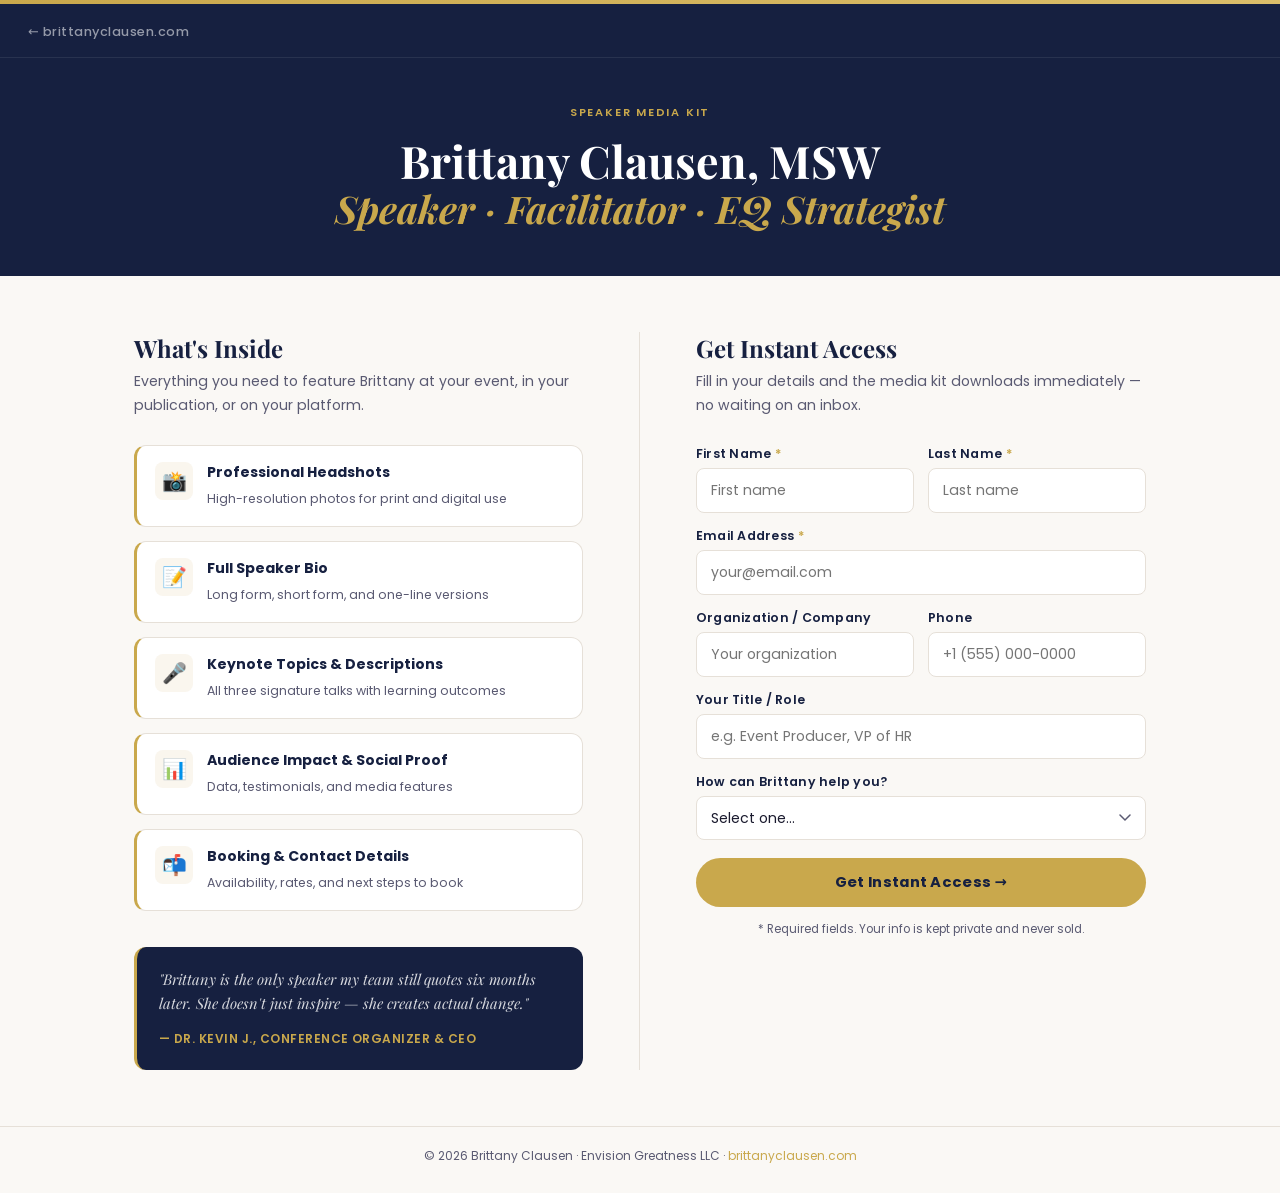
<file: media-kit.html>
<!DOCTYPE html>
<html lang="en">
<head>
  <meta charset="UTF-8" />
  <meta name="viewport" content="width=device-width, initial-scale=1.0" />
  <title>Media Kit — Brittany Clausen, MSW</title>
  <meta name="description" content="Download Brittany Clausen's official speaker media kit — bio, headshots, topics, and booking information." />
  <link rel="preconnect" href="https://fonts.googleapis.com" />
  <link rel="preconnect" href="https://fonts.gstatic.com" crossorigin />
  <link href="https://fonts.googleapis.com/css2?family=Playfair+Display:ital,wght@0,400;0,600;0,700;1,400&family=Poppins:ital,wght@0,300;0,400;0,500;0,600;0,700;1,400&display=swap" rel="stylesheet" />
  <link rel="icon" type="image/svg+xml" href="favicon.svg" />
  <style>
    *, *::before, *::after { box-sizing: border-box; margin: 0; padding: 0; }

    :root {
      --navy:      #162040;
      --navy-mid:  #1e2f54;
      --gold:      #C9A84C;
      --gold-lt:   #DBBE6A;
      --text:      #1A1A2E;
      --text-muted:#5A5A72;
      --border:    #E6E0D8;
      --cream:     #FAF8F5;
      --white:     #FFFFFF;
      --font-serif:'Playfair Display', Georgia, serif;
      --font-sans: 'Poppins', system-ui, sans-serif;
      --radius:    16px;
      --transition:all .25s cubic-bezier(.4,0,.2,1);
    }

    html { scroll-behavior: smooth; }
    body {
      font-family: var(--font-sans);
      color: var(--text);
      background: var(--cream);
      min-height: 100vh;
      display: flex;
      flex-direction: column;
      -webkit-font-smoothing: antialiased;
    }

    /* ── GOLD TOP BAR ── */
    .accent-bar { height: 4px; background: linear-gradient(90deg, var(--gold) 0%, var(--gold-lt) 100%); }

    /* ── HEADER ── */
    header {
      background: var(--navy);
      padding: 0;
    }
    .header-topbar {
      padding: 14px 28px;
      border-bottom: 1px solid rgba(255,255,255,.08);
    }
    .header-back {
      color: rgba(255,255,255,.55);
      font-size: .8rem;
      font-family: var(--font-sans);
      font-weight: 500;
      letter-spacing: .04em;
      text-decoration: none;
      display: inline-flex;
      align-items: center;
      gap: 6px;
      transition: var(--transition);
    }
    .header-back:hover { color: var(--gold); }
    .header-inner {
      max-width: 720px;
      margin: 0 auto;
      padding: 40px 24px 36px;
      text-align: center;
    }
    .header-eyebrow {
      display: inline-block;
      font-size: .7rem;
      font-weight: 600;
      letter-spacing: .16em;
      text-transform: uppercase;
      color: var(--gold);
      margin-bottom: 14px;
    }
    header h1 {
      font-family: var(--font-serif);
      font-size: clamp(1.8rem, 4vw, 2.8rem);
      color: var(--white);
      line-height: 1.15;
      margin-bottom: 10px;
    }
    header h1 em { font-style: italic; color: var(--gold); display: block; font-size: .85em; }
    header p {
      font-size: .92rem;
      color: rgba(255,255,255,.62);
      max-width: 480px;
      margin: 0 auto;
      line-height: 1.7;
    }

    /* ── MAIN LAYOUT ── */
    main {
      flex: 1;
      display: grid;
      grid-template-columns: 1fr 1fr;
      gap: 0;
      max-width: 1060px;
      margin: 0 auto;
      width: 100%;
      padding: 56px 24px;
    }

    /* ── LEFT PANEL — what's inside ── */
    .kit-preview {
      padding-right: 56px;
      border-right: 1px solid var(--border);
    }
    .kit-preview h2 {
      font-family: var(--font-serif);
      font-size: 1.5rem;
      color: var(--navy);
      margin-bottom: 6px;
    }
    .kit-preview > p {
      font-size: .88rem;
      color: var(--text-muted);
      margin-bottom: 28px;
      line-height: 1.65;
    }

    .kit-items { display: flex; flex-direction: column; gap: 14px; margin-bottom: 36px; }
    .kit-item {
      display: flex;
      align-items: flex-start;
      gap: 14px;
      padding: 16px 18px;
      background: var(--white);
      border-radius: 12px;
      border: 1px solid var(--border);
      border-left: 3px solid var(--gold);
    }
    .kit-item-icon {
      font-size: 1.25rem;
      width: 38px; height: 38px;
      background: #faf6ee;
      border-radius: 8px;
      display: flex; align-items: center; justify-content: center;
      flex-shrink: 0;
    }
    .kit-item strong { display: block; font-size: .88rem; color: var(--navy); margin-bottom: 2px; }
    .kit-item span { font-size: .78rem; color: var(--text-muted); }

    .kit-quote {
      padding: 20px 22px;
      background: var(--navy);
      border-radius: 12px;
      border-left: 3px solid var(--gold);
    }
    .kit-quote p {
      font-family: var(--font-serif);
      font-style: italic;
      font-size: .92rem;
      color: rgba(255,255,255,.82);
      line-height: 1.65;
      margin-bottom: 10px;
    }
    .kit-quote cite {
      font-size: .75rem;
      font-style: normal;
      font-weight: 600;
      color: var(--gold);
      letter-spacing: .04em;
      text-transform: uppercase;
    }

    /* ── RIGHT PANEL — form ── */
    .kit-form-wrap { padding-left: 56px; }
    .kit-form-wrap h2 {
      font-family: var(--font-serif);
      font-size: 1.5rem;
      color: var(--navy);
      margin-bottom: 6px;
    }
    .kit-form-wrap > p {
      font-size: .88rem;
      color: var(--text-muted);
      margin-bottom: 28px;
      line-height: 1.65;
    }

    /* Form */
    .mk-form { display: flex; flex-direction: column; gap: 14px; }
    .form-row-two { display: grid; grid-template-columns: 1fr 1fr; gap: 14px; }
    .form-group { display: flex; flex-direction: column; gap: 5px; }

    label {
      font-size: .78rem;
      font-weight: 600;
      color: var(--navy);
      letter-spacing: .02em;
    }
    .req { color: var(--gold); }

    input[type="text"], input[type="email"], input[type="tel"], select {
      width: 100%;
      padding: 11px 14px;
      font-size: .88rem;
      font-family: var(--font-sans);
      color: var(--text);
      background: var(--white);
      border: 1.5px solid var(--border);
      border-radius: 8px;
      transition: var(--transition);
      outline: none;
    }
    input:focus, select:focus {
      border-color: var(--gold);
      box-shadow: 0 0 0 3px rgba(201,168,76,.15);
    }
    input.input-error { border-color: #df2f4a; }
    .field-error {
      font-size: .73rem;
      color: #df2f4a;
      font-weight: 500;
      display: none;
    }
    select { appearance: none; background-image: url("data:image/svg+xml,%3Csvg xmlns='http://www.w3.org/2000/svg' width='12' height='8' viewBox='0 0 12 8'%3E%3Cpath d='M1 1l5 5 5-5' stroke='%235A5A72' stroke-width='1.5' fill='none' stroke-linecap='round'/%3E%3C/svg%3E"); background-repeat: no-repeat; background-position: right 14px center; padding-right: 36px; }

    .btn-submit {
      width: 100%;
      padding: 14px 28px;
      background: var(--gold);
      color: var(--navy);
      font-family: var(--font-sans);
      font-size: .92rem;
      font-weight: 700;
      border: none;
      border-radius: 50px;
      cursor: pointer;
      transition: var(--transition);
      letter-spacing: .02em;
      margin-top: 4px;
    }
    .btn-submit:hover {
      background: var(--gold-lt);
      transform: translateY(-2px);
      box-shadow: 0 8px 24px rgba(201,168,76,.35);
    }
    .btn-submit:disabled { opacity: .6; cursor: not-allowed; transform: none; }

    .form-note {
      font-size: .72rem;
      color: var(--text-muted);
      text-align: center;
      line-height: 1.5;
    }

    /* Success state */
    .mk-success { display: none; text-align: center; padding: 20px 0; }
    .mk-success-icon {
      width: 56px; height: 56px;
      background: #e8f7ef;
      border-radius: 50%;
      display: flex; align-items: center; justify-content: center;
      margin: 0 auto 16px;
      font-size: 1.4rem;
      color: #00875a;
    }
    .mk-success h3 {
      font-family: var(--font-serif);
      font-size: 1.3rem;
      color: var(--navy);
      margin-bottom: 8px;
    }
    .mk-success p { font-size: .88rem; color: var(--text-muted); line-height: 1.65; }
    .mk-success .redirect-note {
      display: inline-block;
      margin-top: 16px;
      font-size: .8rem;
      color: var(--gold);
      font-weight: 600;
    }

    /* ── FOOTER ── */
    footer {
      text-align: center;
      padding: 20px 24px 28px;
      font-size: .75rem;
      color: var(--text-muted);
      border-top: 1px solid var(--border);
    }
    footer a { color: var(--gold); text-decoration: none; }
    footer a:hover { text-decoration: underline; }

    /* ── RESPONSIVE ── */
    @media (max-width: 768px) {
      main { grid-template-columns: 1fr; padding: 36px 20px; gap: 40px; }
      .kit-preview { padding-right: 0; border-right: none; border-bottom: 1px solid var(--border); padding-bottom: 40px; }
      .kit-form-wrap { padding-left: 0; }
      .form-row-two { grid-template-columns: 1fr; }
      .header-topbar { padding: 12px 20px; }
    }
  </style>
</head>
<body>

<div class="accent-bar"></div>

<header>
  <div class="header-topbar">
    <a href="/" class="header-back">← brittanyclausen.com</a>
  </div>
  <div class="header-inner">
    <span class="header-eyebrow">Speaker Media Kit</span>
    <h1>Brittany Clausen, MSW<br /><em>Speaker · Facilitator · EQ Strategist</em></h1>
  </div>
</header>

<main>
  <!-- LEFT: What's inside -->
  <div class="kit-preview">
    <h2>What's Inside</h2>
    <p>Everything you need to feature Brittany at your event, in your publication, or on your platform.</p>

    <div class="kit-items">
      <div class="kit-item">
        <div class="kit-item-icon">📸</div>
        <div>
          <strong>Professional Headshots</strong>
          <span>High-resolution photos for print and digital use</span>
        </div>
      </div>
      <div class="kit-item">
        <div class="kit-item-icon">📝</div>
        <div>
          <strong>Full Speaker Bio</strong>
          <span>Long form, short form, and one-line versions</span>
        </div>
      </div>
      <div class="kit-item">
        <div class="kit-item-icon">🎤</div>
        <div>
          <strong>Keynote Topics & Descriptions</strong>
          <span>All three signature talks with learning outcomes</span>
        </div>
      </div>
      <div class="kit-item">
        <div class="kit-item-icon">📊</div>
        <div>
          <strong>Audience Impact & Social Proof</strong>
          <span>Data, testimonials, and media features</span>
        </div>
      </div>
      <div class="kit-item">
        <div class="kit-item-icon">📬</div>
        <div>
          <strong>Booking & Contact Details</strong>
          <span>Availability, rates, and next steps to book</span>
        </div>
      </div>
    </div>

    <div class="kit-quote">
      <p>"Brittany is the only speaker my team still quotes six months later. She doesn't just inspire — she creates actual change."</p>
      <cite>— Dr. Kevin J., Conference Organizer &amp; CEO</cite>
    </div>
  </div>

  <!-- RIGHT: Form -->
  <div class="kit-form-wrap">
    <h2>Get Instant Access</h2>
    <p>Fill in your details and the media kit downloads immediately — no waiting on an inbox.</p>

    <form class="mk-form" id="mediaKitForm" novalidate>
      <div class="form-row-two">
        <div class="form-group">
          <label for="mk-first">First Name <span class="req">*</span></label>
          <input type="text" id="mk-first" name="firstName" placeholder="First name" required autocomplete="given-name" />
          <span class="field-error" id="err-mk-first">Required.</span>
        </div>
        <div class="form-group">
          <label for="mk-last">Last Name <span class="req">*</span></label>
          <input type="text" id="mk-last" name="lastName" placeholder="Last name" required autocomplete="family-name" />
          <span class="field-error" id="err-mk-last">Required.</span>
        </div>
      </div>
      <div class="form-group">
        <label for="mk-email">Email Address <span class="req">*</span></label>
        <input type="email" id="mk-email" name="email" placeholder="your@email.com" required autocomplete="email" />
        <span class="field-error" id="err-mk-email">Please enter a valid email.</span>
      </div>
      <div class="form-row-two">
        <div class="form-group">
          <label for="mk-company">Organization / Company</label>
          <input type="text" id="mk-company" name="company" placeholder="Your organization" autocomplete="organization" />
        </div>
        <div class="form-group">
          <label for="mk-phone">Phone</label>
          <input type="tel" id="mk-phone" name="phone" placeholder="+1 (555) 000-0000" autocomplete="tel" />
        </div>
      </div>
      <div class="form-group">
        <label for="mk-title">Your Title / Role</label>
        <input type="text" id="mk-title" name="title" placeholder="e.g. Event Producer, VP of HR" autocomplete="organization-title" />
      </div>
      <div class="form-group">
        <label for="mk-interest">How can Brittany help you?</label>
        <select id="mk-interest" name="interest">
          <option value="">Select one…</option>
          <option value="keynote">Keynote / Conference Speaking</option>
          <option value="corporate-training">Corporate Training or Workshop</option>
          <option value="media">Podcast, Media, or Press Feature</option>
          <option value="partnership">Brand Partnership</option>
          <option value="general">General Inquiry</option>
        </select>
      </div>

      <button type="submit" class="btn-submit" id="mkSubmitBtn">
        Get Instant Access →
      </button>
      <p class="form-note">* Required fields. Your info is kept private and never sold.</p>
    </form>

    <div class="mk-success" id="mkSuccess">
      <div class="mk-success-icon">✓</div>
      <h3>You're all set!</h3>
      <p>Your media kit is downloading now. If it doesn't start automatically, <a href="https://www.dropbox.com/scl/fo/a6p5wak2w1e5ig6313osr/AGyl4cpInOmbXvfh68kyI9Y?rlkey=t03nkw2fly3rz14ly6j1qkv1v&st=gundahpi&dl=0" target="_blank" rel="noopener" id="manualLink">click here</a>.</p>
      <span class="redirect-note" id="redirectCountdown">Redirecting in 3…</span>
    </div>
  </div>
</main>

<footer>
  <p>© 2026 Brittany Clausen · Envision Greatness LLC · <a href="/">brittanyclausen.com</a></p>
</footer>

<script>
  const DROPBOX_URL = 'https://www.dropbox.com/scl/fo/a6p5wak2w1e5ig6313osr/AGyl4cpInOmbXvfh68kyI9Y?rlkey=t03nkw2fly3rz14ly6j1qkv1v&st=gundahpi&dl=0';
  const WORKER_URL  = 'https://monday-contact.brittany-60b.workers.dev';

  function triggerDownloadAndRedirect() {
    // Open Dropbox link
    window.open(DROPBOX_URL, '_blank');

    // Countdown then redirect
    let count = 3;
    const el = document.getElementById('redirectCountdown');
    const interval = setInterval(() => {
      count--;
      if (count > 0) {
        el.textContent = `Redirecting in ${count}…`;
      } else {
        clearInterval(interval);
        window.location.href = DROPBOX_URL;
      }
    }, 1000);
  }

  document.getElementById('mediaKitForm').addEventListener('submit', async function(e) {
    e.preventDefault();

    const firstInput    = document.getElementById('mk-first');
    const lastInput     = document.getElementById('mk-last');
    const emailInput    = document.getElementById('mk-email');
    const companyInput  = document.getElementById('mk-company');
    const phoneInput    = document.getElementById('mk-phone');
    const titleInput    = document.getElementById('mk-title');
    const interestInput = document.getElementById('mk-interest');
    const btn           = document.getElementById('mkSubmitBtn');

    const firstName = firstInput.value.trim();
    const lastName  = lastInput.value.trim();
    const email     = emailInput.value.trim();
    const company   = companyInput.value.trim();
    const phone     = phoneInput.value.trim();
    const title     = titleInput.value.trim();
    const interest  = interestInput.value;

    // Validation
    let valid = true;
    const setErr = (input, errId, show) => {
      input.classList.toggle('input-error', show);
      document.getElementById(errId).style.display = show ? 'block' : 'none';
      if (show) valid = false;
    };

    setErr(firstInput, 'err-mk-first', !firstName);
    setErr(lastInput,  'err-mk-last',  !lastName);
    setErr(emailInput, 'err-mk-email', !email || !/^[^\s@]+@[^\s@]+\.[^\s@]+$/.test(email));

    if (!valid) return;

    btn.textContent = 'One moment…';
    btn.disabled = true;

    try {
      await fetch(WORKER_URL, {
        method: 'POST',
        headers: { 'Content-Type': 'application/json' },
        body: JSON.stringify({ firstName, lastName, email, company, phone, title, interest }),
      });
    } catch (_) {
      // Worker error doesn't block download — contact info is best-effort
    }

    // Always show success + deliver the kit
    this.style.display = 'none';
    document.getElementById('mkSuccess').style.display = 'block';
    triggerDownloadAndRedirect();
  });

  // Clear errors on input
  document.querySelectorAll('input').forEach(el => {
    el.addEventListener('input', () => {
      el.classList.remove('input-error');
      const errEl = document.getElementById('err-' + el.id.replace('mk-', 'mk-'));
      if (errEl) errEl.style.display = 'none';
    });
  });
</script>

</body>
</html>
</file>
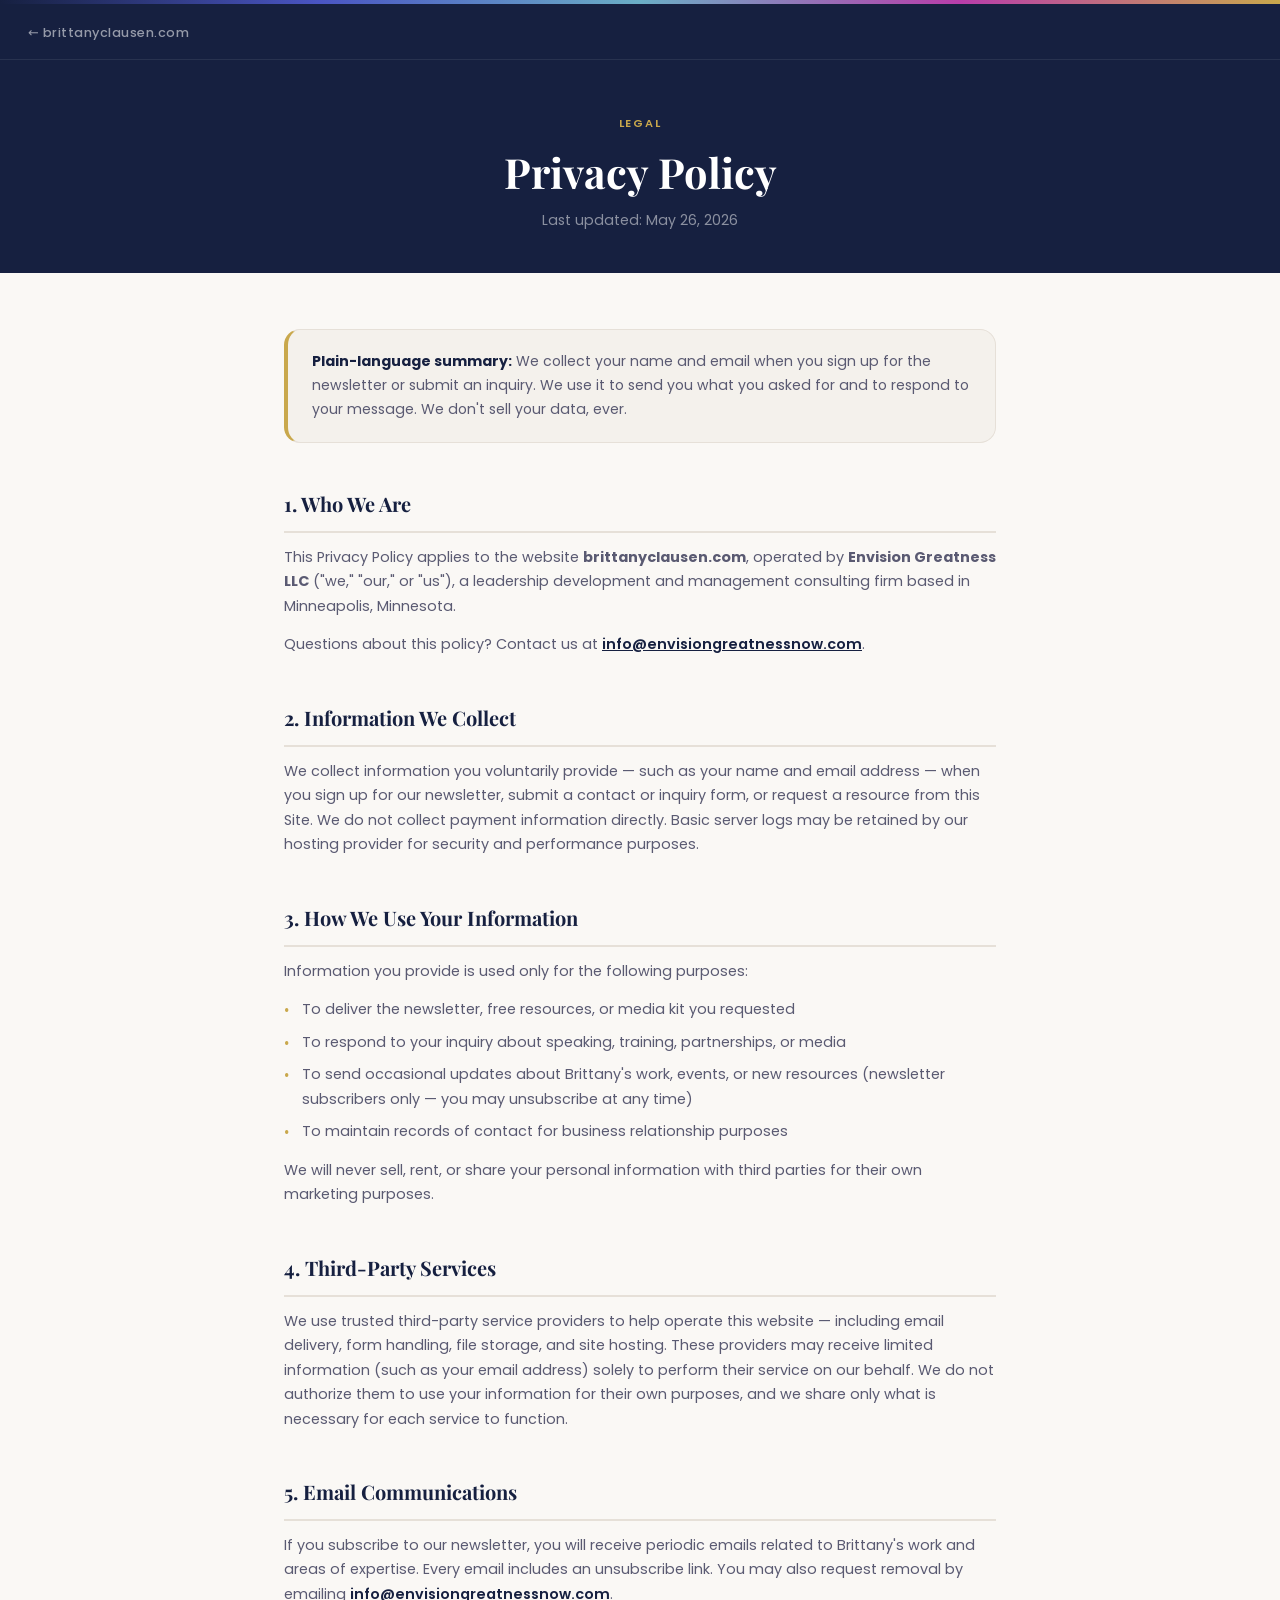
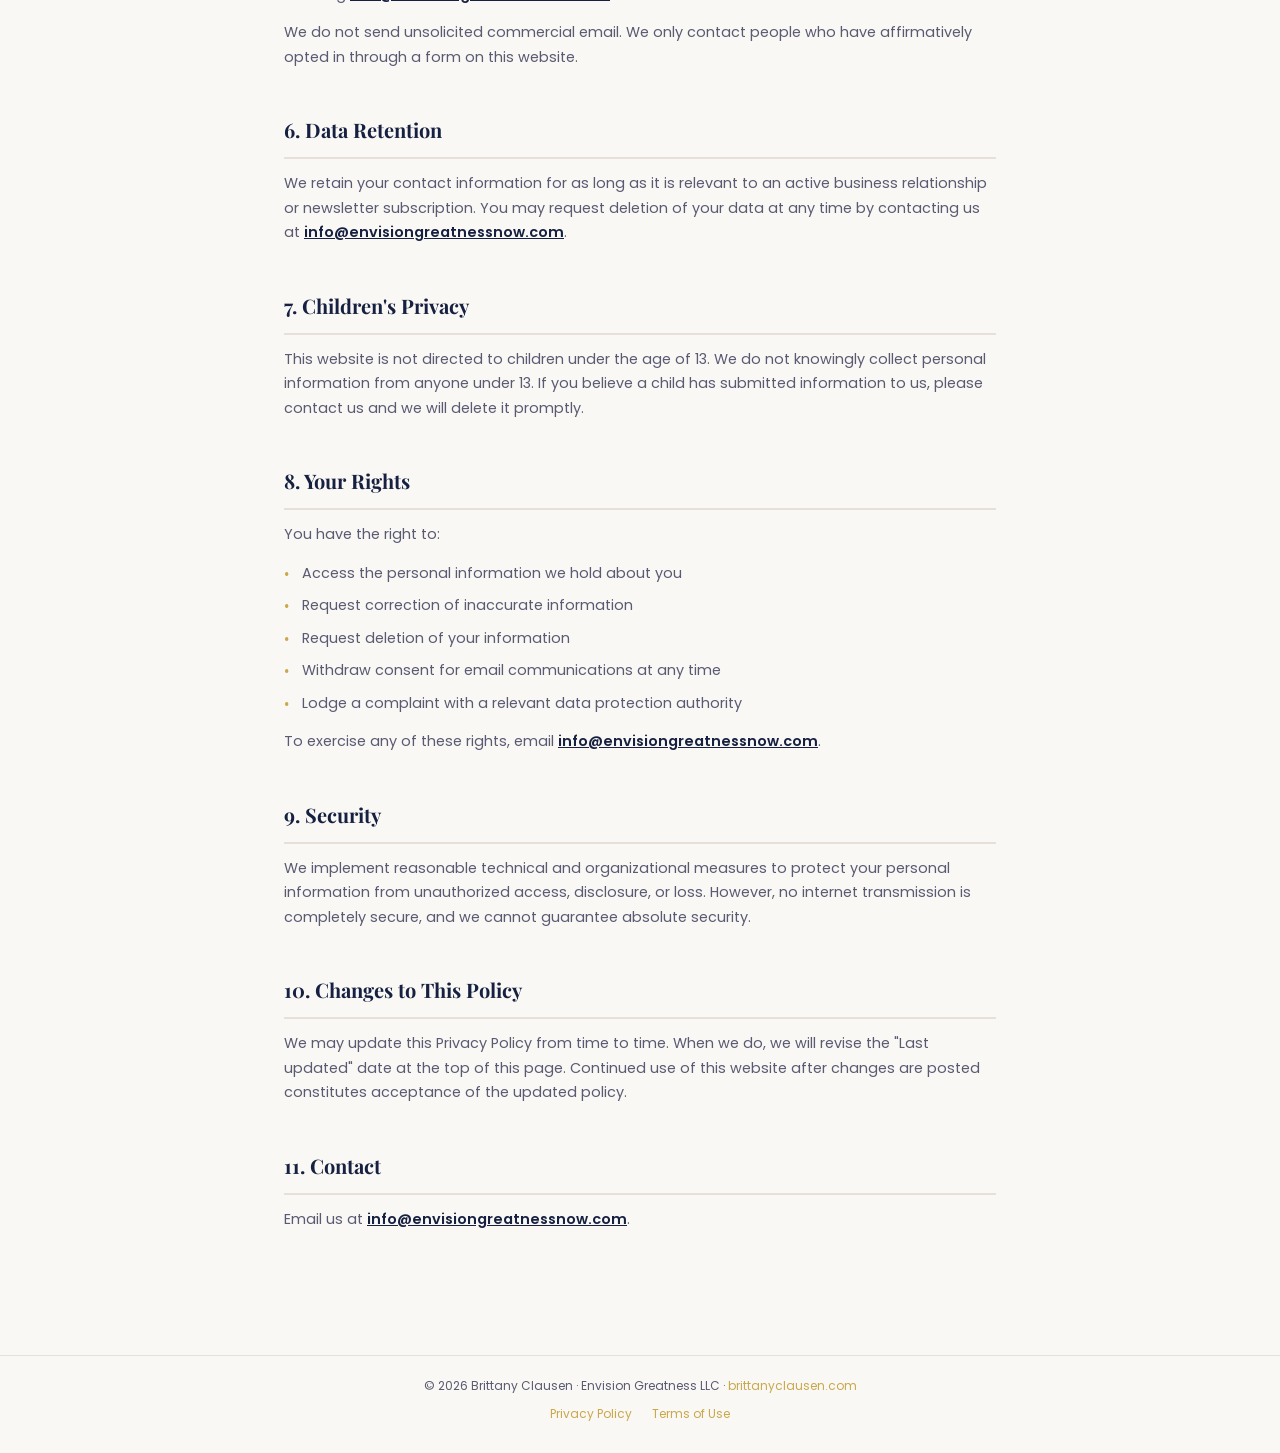
<file: privacy-policy.html>
<!DOCTYPE html>
<html lang="en">
<head>
  <meta charset="UTF-8" />
  <meta name="viewport" content="width=device-width, initial-scale=1.0" />
  <title>Privacy Policy — Brittany Clausen, MSW</title>
  <link rel="preconnect" href="https://fonts.googleapis.com" />
  <link rel="preconnect" href="https://fonts.gstatic.com" crossorigin />
  <link href="https://fonts.googleapis.com/css2?family=Playfair+Display:ital,wght@0,400;0,600;0,700;1,400&family=Poppins:ital,wght@0,300;0,400;0,500;0,600;0,700;1,400&display=swap" rel="stylesheet" />
  <link rel="icon" type="image/svg+xml" href="favicon.svg" />
  <style>
    *, *::before, *::after { box-sizing: border-box; margin: 0; padding: 0; }
    :root {
      --navy:      #162040;
      --gold:      #C9A84C;
      --gold-lt:   #DBBE6A;
      --magenta:   #B83DAA;
      --text:      #1A1A2E;
      --text-muted:#5A5A72;
      --border:    #E6E0D8;
      --cream:     #FAF8F5;
      --warm-gray: #F4F1EC;
      --white:     #FFFFFF;
      --font-serif:'Playfair Display', Georgia, serif;
      --font-sans: 'Poppins', system-ui, sans-serif;
      --radius:    16px;
      --transition:all .25s cubic-bezier(.4,0,.2,1);
    }
    html { scroll-behavior: smooth; }
    body {
      font-family: var(--font-sans);
      color: var(--text);
      background: var(--cream);
      min-height: 100vh;
      display: flex;
      flex-direction: column;
      -webkit-font-smoothing: antialiased;
      line-height: 1.7;
    }
    .accent-bar { height: 4px; background: linear-gradient(90deg, var(--navy) 0%, #4A55C4 25%, #6BAEC6 50%, var(--magenta) 75%, var(--gold) 100%); }

    header {
      background: var(--navy);
      padding: 0;
    }
    .header-topbar {
      padding: 14px 28px;
      border-bottom: 1px solid rgba(255,255,255,.08);
    }
    .header-back {
      color: rgba(255,255,255,.55);
      font-size: .8rem;
      font-family: var(--font-sans);
      font-weight: 500;
      letter-spacing: .04em;
      text-decoration: none;
      display: inline-flex;
      align-items: center;
      gap: 6px;
      transition: var(--transition);
    }
    .header-back:hover { color: var(--gold); }
    .header-inner {
      max-width: 760px;
      margin: 0 auto;
      padding: 48px 24px 40px;
      text-align: center;
    }
    .header-eyebrow {
      display: inline-block;
      font-size: .7rem;
      font-weight: 600;
      letter-spacing: .16em;
      text-transform: uppercase;
      color: var(--gold);
      margin-bottom: 14px;
    }
    header h1 {
      font-family: var(--font-serif);
      font-size: clamp(1.8rem, 4vw, 2.6rem);
      color: var(--white);
      line-height: 1.2;
      margin-bottom: 12px;
    }
    header p {
      font-size: .88rem;
      color: rgba(255,255,255,.5);
    }

    main {
      flex: 1;
      max-width: 760px;
      margin: 0 auto;
      width: 100%;
      padding: 56px 24px 80px;
    }

    .legal-section { margin-bottom: 44px; }
    .legal-section h2 {
      font-family: var(--font-serif);
      font-size: 1.25rem;
      color: var(--navy);
      margin-bottom: 12px;
      padding-bottom: 10px;
      border-bottom: 2px solid var(--border);
    }
    .legal-section p { color: var(--text-muted); margin-bottom: 14px; font-size: .9rem; }
    .legal-section p:last-child { margin-bottom: 0; }
    .legal-section ul {
      list-style: none;
      padding: 0;
      display: flex;
      flex-direction: column;
      gap: 8px;
      margin-bottom: 14px;
    }
    .legal-section ul li {
      font-size: .9rem;
      color: var(--text-muted);
      padding-left: 18px;
      position: relative;
    }
    .legal-section ul li::before {
      content: '·';
      position: absolute;
      left: 0;
      color: var(--gold);
      font-weight: 700;
      font-size: 1.2rem;
      line-height: 1.4;
    }
    .legal-section a { color: var(--navy); font-weight: 600; text-decoration: underline; }
    .legal-section a:hover { color: var(--magenta); }

    .notice-box {
      background: var(--warm-gray);
      border: 1px solid var(--border);
      border-left: 4px solid var(--gold);
      border-radius: var(--radius);
      padding: 20px 24px;
      margin-bottom: 44px;
      font-size: .88rem;
      color: var(--text-muted);
      line-height: 1.7;
    }
    .notice-box strong { color: var(--navy); }

    footer {
      text-align: center;
      padding: 20px 24px 28px;
      font-size: .75rem;
      color: var(--text-muted);
      border-top: 1px solid var(--border);
    }
    footer a { color: var(--gold); text-decoration: none; }
    footer a:hover { text-decoration: underline; }
    footer .footer-legal { display: flex; gap: 20px; justify-content: center; margin-top: 8px; }

    @media (max-width: 600px) {
      main { padding: 36px 20px 60px; }
      .header-topbar { padding: 12px 20px; }
    }
  </style>
</head>
<body>

<div class="accent-bar"></div>

<header>
  <div class="header-topbar">
    <a href="/" class="header-back">← brittanyclausen.com</a>
  </div>
  <div class="header-inner">
    <span class="header-eyebrow">Legal</span>
    <h1>Privacy Policy</h1>
    <p>Last updated: May 26, 2026</p>
  </div>
</header>

<main>

  <div class="notice-box">
    <strong>Plain-language summary:</strong> We collect your name and email when you sign up for the newsletter or submit an inquiry. We use it to send you what you asked for and to respond to your message. We don't sell your data, ever.
  </div>

  <div class="legal-section">
    <h2>1. Who We Are</h2>
    <p>This Privacy Policy applies to the website <strong>brittanyclausen.com</strong>, operated by <strong>Envision Greatness LLC</strong> ("we," "our," or "us"), a leadership development and management consulting firm based in Minneapolis, Minnesota.</p>
    <p>Questions about this policy? Contact us at <a href="mailto:info@envisiongreatnessnow.com">info@envisiongreatnessnow.com</a>.</p>
  </div>

  <div class="legal-section">
    <h2>2. Information We Collect</h2>
    <p>We collect information you voluntarily provide — such as your name and email address — when you sign up for our newsletter, submit a contact or inquiry form, or request a resource from this Site. We do not collect payment information directly. Basic server logs may be retained by our hosting provider for security and performance purposes.</p>
  </div>

  <div class="legal-section">
    <h2>3. How We Use Your Information</h2>
    <p>Information you provide is used only for the following purposes:</p>
    <ul>
      <li>To deliver the newsletter, free resources, or media kit you requested</li>
      <li>To respond to your inquiry about speaking, training, partnerships, or media</li>
      <li>To send occasional updates about Brittany's work, events, or new resources (newsletter subscribers only — you may unsubscribe at any time)</li>
      <li>To maintain records of contact for business relationship purposes</li>
    </ul>
    <p>We will never sell, rent, or share your personal information with third parties for their own marketing purposes.</p>
  </div>

  <div class="legal-section">
    <h2>4. Third-Party Services</h2>
    <p>We use trusted third-party service providers to help operate this website — including email delivery, form handling, file storage, and site hosting. These providers may receive limited information (such as your email address) solely to perform their service on our behalf. We do not authorize them to use your information for their own purposes, and we share only what is necessary for each service to function.</p>
  </div>

  <div class="legal-section">
    <h2>5. Email Communications</h2>
    <p>If you subscribe to our newsletter, you will receive periodic emails related to Brittany's work and areas of expertise. Every email includes an unsubscribe link. You may also request removal by emailing <a href="mailto:info@envisiongreatnessnow.com">info@envisiongreatnessnow.com</a>.</p>
    <p>We do not send unsolicited commercial email. We only contact people who have affirmatively opted in through a form on this website.</p>
  </div>

  <div class="legal-section">
    <h2>6. Data Retention</h2>
    <p>We retain your contact information for as long as it is relevant to an active business relationship or newsletter subscription. You may request deletion of your data at any time by contacting us at <a href="mailto:info@envisiongreatnessnow.com">info@envisiongreatnessnow.com</a>.</p>
  </div>

  <div class="legal-section">
    <h2>7. Children's Privacy</h2>
    <p>This website is not directed to children under the age of 13. We do not knowingly collect personal information from anyone under 13. If you believe a child has submitted information to us, please contact us and we will delete it promptly.</p>
  </div>

  <div class="legal-section">
    <h2>8. Your Rights</h2>
    <p>You have the right to:</p>
    <ul>
      <li>Access the personal information we hold about you</li>
      <li>Request correction of inaccurate information</li>
      <li>Request deletion of your information</li>
      <li>Withdraw consent for email communications at any time</li>
      <li>Lodge a complaint with a relevant data protection authority</li>
    </ul>
    <p>To exercise any of these rights, email <a href="mailto:info@envisiongreatnessnow.com">info@envisiongreatnessnow.com</a>.</p>
  </div>

  <div class="legal-section">
    <h2>9. Security</h2>
    <p>We implement reasonable technical and organizational measures to protect your personal information from unauthorized access, disclosure, or loss. However, no internet transmission is completely secure, and we cannot guarantee absolute security.</p>
  </div>

  <div class="legal-section">
    <h2>10. Changes to This Policy</h2>
    <p>We may update this Privacy Policy from time to time. When we do, we will revise the "Last updated" date at the top of this page. Continued use of this website after changes are posted constitutes acceptance of the updated policy.</p>
  </div>

  <div class="legal-section">
    <h2>11. Contact</h2>
    <p>Email us at <a href="mailto:info@envisiongreatnessnow.com">info@envisiongreatnessnow.com</a>.</p>
  </div>

</main>

<footer>
  <p>© 2026 Brittany Clausen · Envision Greatness LLC · <a href="/">brittanyclausen.com</a></p>
  <div class="footer-legal">
    <a href="/privacy-policy">Privacy Policy</a>
    <a href="/terms-of-use">Terms of Use</a>
  </div>
</footer>

</body>
</html>
</file>
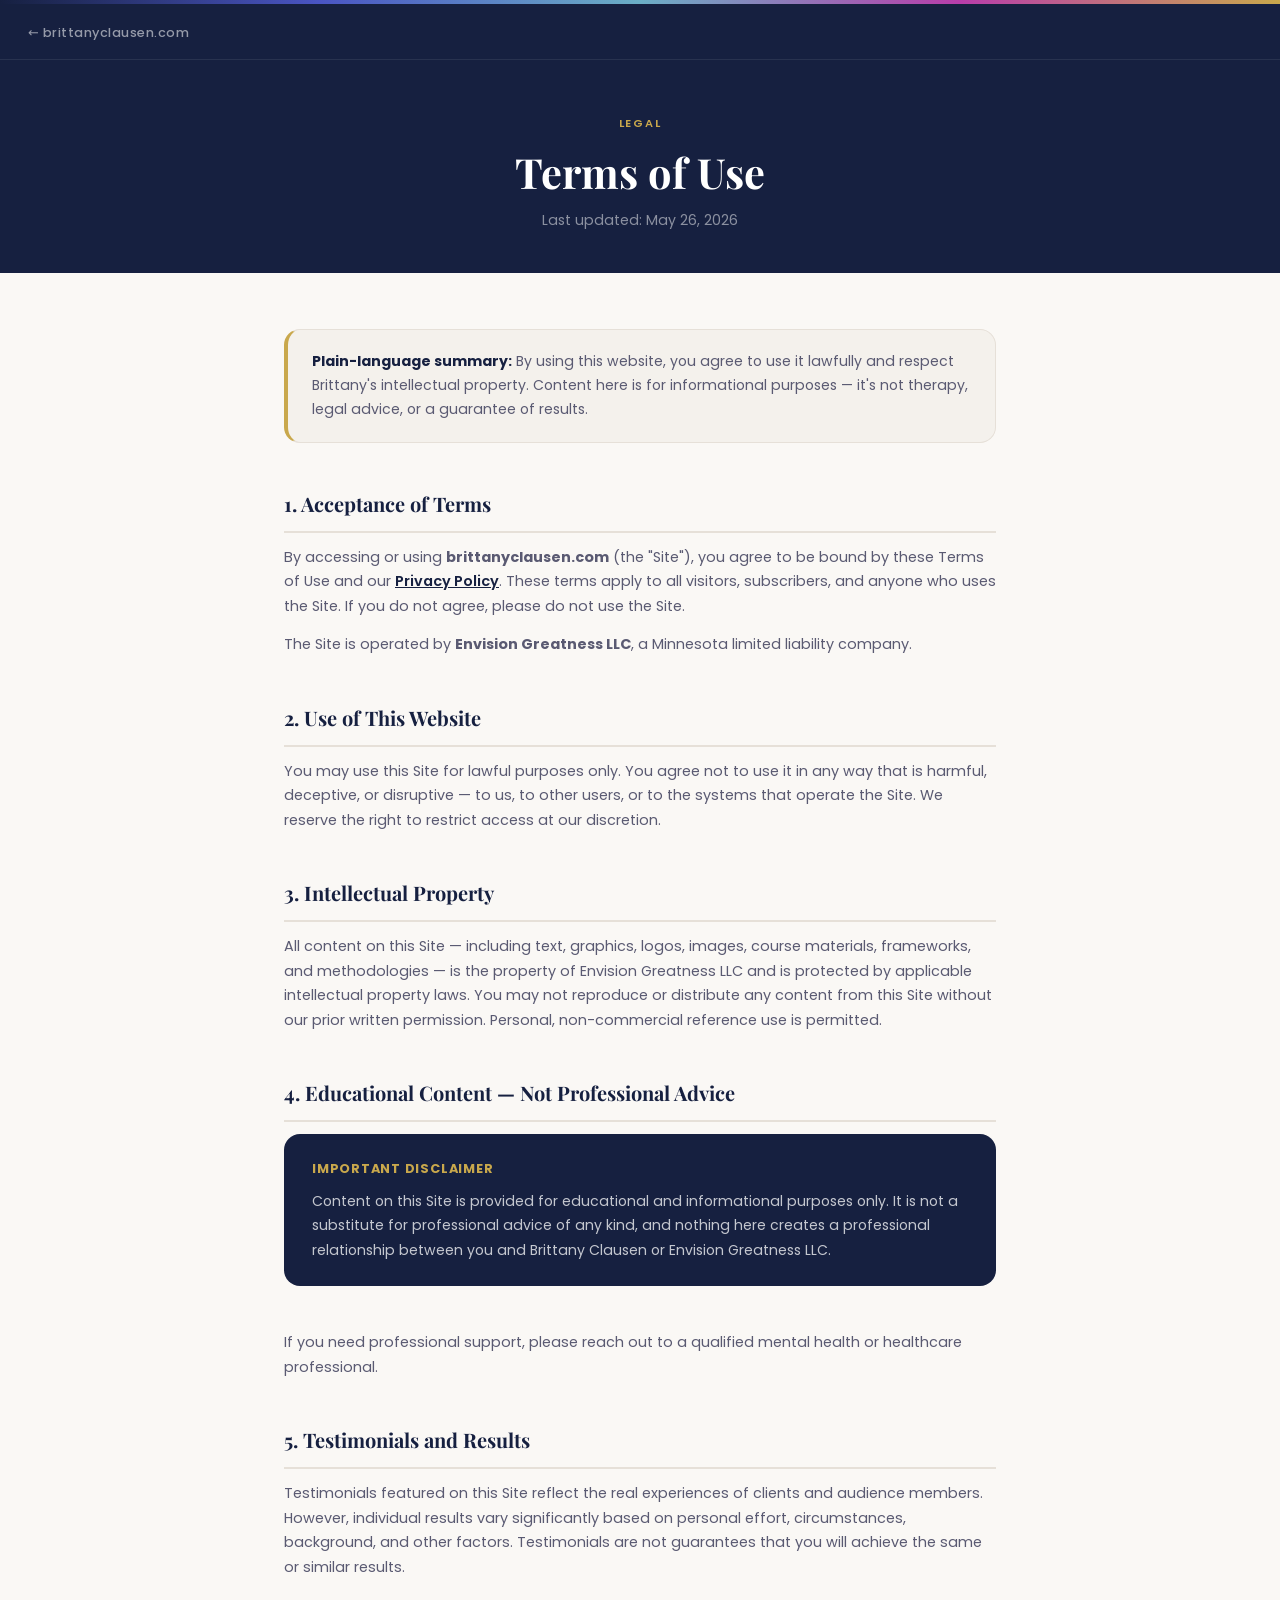
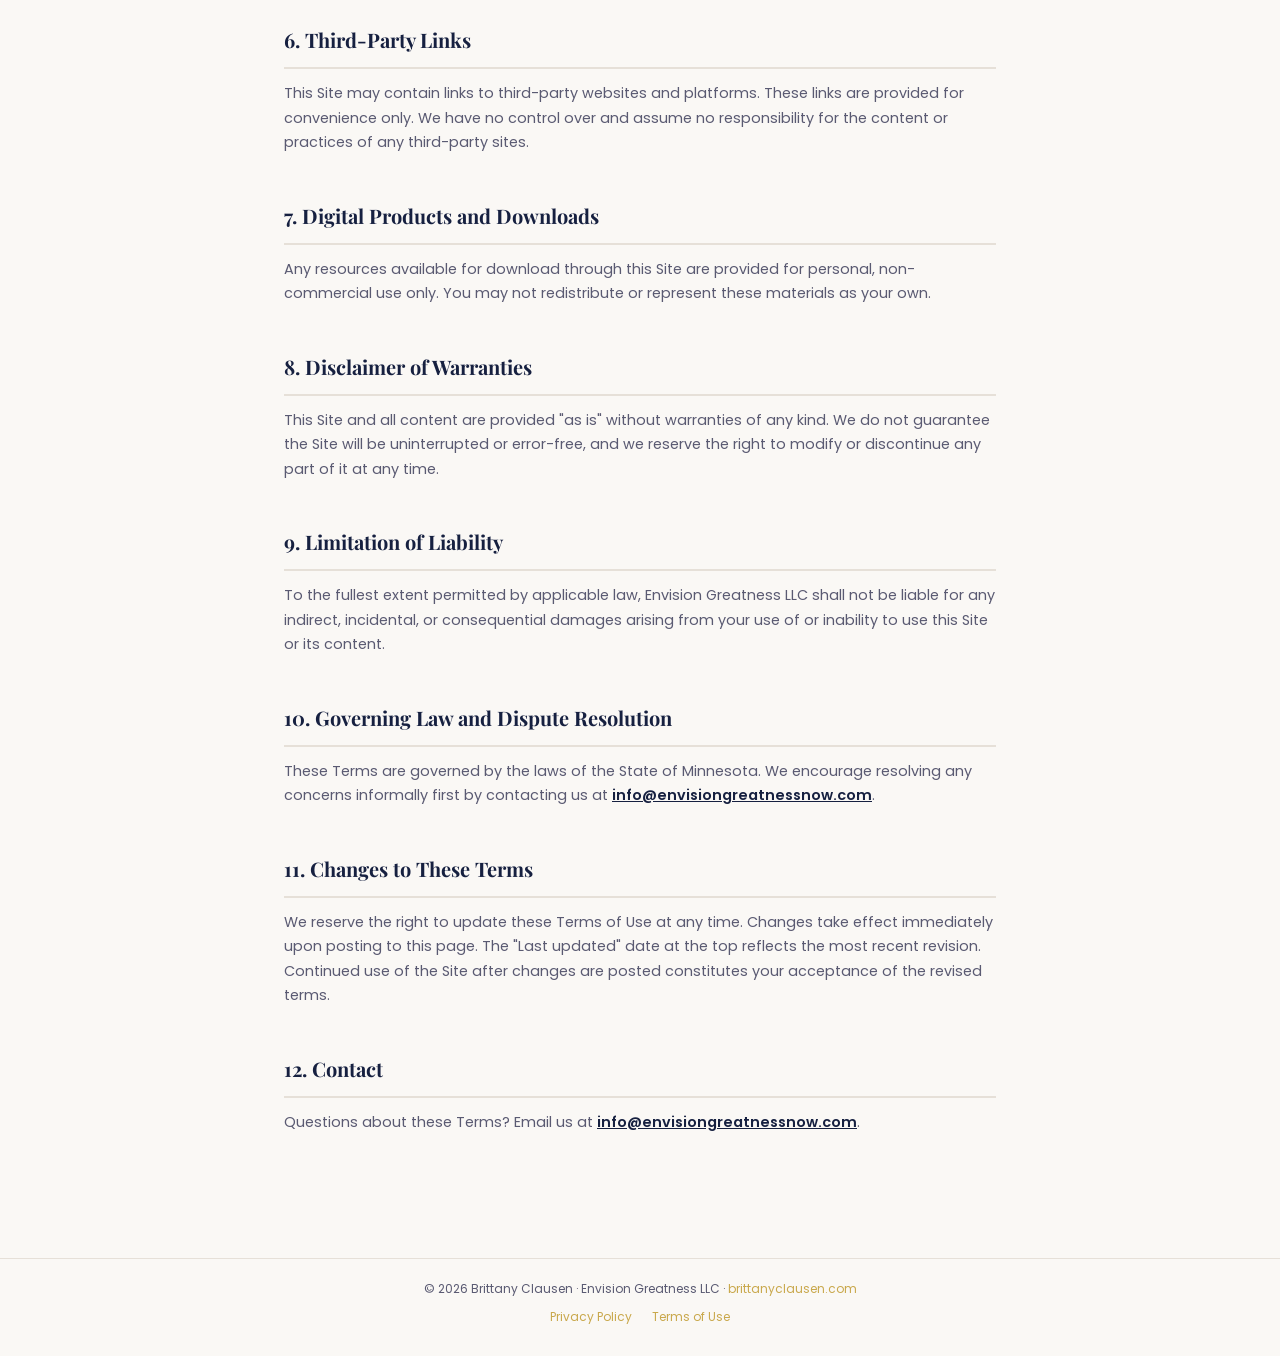
<file: terms-of-use.html>
<!DOCTYPE html>
<html lang="en">
<head>
  <meta charset="UTF-8" />
  <meta name="viewport" content="width=device-width, initial-scale=1.0" />
  <title>Terms of Use — Brittany Clausen, MSW</title>
  <link rel="preconnect" href="https://fonts.googleapis.com" />
  <link rel="preconnect" href="https://fonts.gstatic.com" crossorigin />
  <link href="https://fonts.googleapis.com/css2?family=Playfair+Display:ital,wght@0,400;0,600;0,700;1,400&family=Poppins:ital,wght@0,300;0,400;0,500;0,600;0,700;1,400&display=swap" rel="stylesheet" />
  <link rel="icon" type="image/svg+xml" href="favicon.svg" />
  <style>
    *, *::before, *::after { box-sizing: border-box; margin: 0; padding: 0; }
    :root {
      --navy:      #162040;
      --gold:      #C9A84C;
      --gold-lt:   #DBBE6A;
      --magenta:   #B83DAA;
      --text:      #1A1A2E;
      --text-muted:#5A5A72;
      --border:    #E6E0D8;
      --cream:     #FAF8F5;
      --warm-gray: #F4F1EC;
      --white:     #FFFFFF;
      --font-serif:'Playfair Display', Georgia, serif;
      --font-sans: 'Poppins', system-ui, sans-serif;
      --radius:    16px;
      --transition:all .25s cubic-bezier(.4,0,.2,1);
    }
    html { scroll-behavior: smooth; }
    body {
      font-family: var(--font-sans);
      color: var(--text);
      background: var(--cream);
      min-height: 100vh;
      display: flex;
      flex-direction: column;
      -webkit-font-smoothing: antialiased;
      line-height: 1.7;
    }
    .accent-bar { height: 4px; background: linear-gradient(90deg, var(--navy) 0%, #4A55C4 25%, #6BAEC6 50%, var(--magenta) 75%, var(--gold) 100%); }

    header {
      background: var(--navy);
      padding: 0;
    }
    .header-topbar {
      padding: 14px 28px;
      border-bottom: 1px solid rgba(255,255,255,.08);
    }
    .header-back {
      color: rgba(255,255,255,.55);
      font-size: .8rem;
      font-family: var(--font-sans);
      font-weight: 500;
      letter-spacing: .04em;
      text-decoration: none;
      display: inline-flex;
      align-items: center;
      gap: 6px;
      transition: var(--transition);
    }
    .header-back:hover { color: var(--gold); }
    .header-inner {
      max-width: 760px;
      margin: 0 auto;
      padding: 48px 24px 40px;
      text-align: center;
    }
    .header-eyebrow {
      display: inline-block;
      font-size: .7rem;
      font-weight: 600;
      letter-spacing: .16em;
      text-transform: uppercase;
      color: var(--gold);
      margin-bottom: 14px;
    }
    header h1 {
      font-family: var(--font-serif);
      font-size: clamp(1.8rem, 4vw, 2.6rem);
      color: var(--white);
      line-height: 1.2;
      margin-bottom: 12px;
    }
    header p {
      font-size: .88rem;
      color: rgba(255,255,255,.5);
    }

    main {
      flex: 1;
      max-width: 760px;
      margin: 0 auto;
      width: 100%;
      padding: 56px 24px 80px;
    }

    .legal-section { margin-bottom: 44px; }
    .legal-section h2 {
      font-family: var(--font-serif);
      font-size: 1.25rem;
      color: var(--navy);
      margin-bottom: 12px;
      padding-bottom: 10px;
      border-bottom: 2px solid var(--border);
    }
    .legal-section p { color: var(--text-muted); margin-bottom: 14px; font-size: .9rem; }
    .legal-section p:last-child { margin-bottom: 0; }
    .legal-section ul {
      list-style: none;
      padding: 0;
      display: flex;
      flex-direction: column;
      gap: 8px;
      margin-bottom: 14px;
    }
    .legal-section ul li {
      font-size: .9rem;
      color: var(--text-muted);
      padding-left: 18px;
      position: relative;
    }
    .legal-section ul li::before {
      content: '·';
      position: absolute;
      left: 0;
      color: var(--gold);
      font-weight: 700;
      font-size: 1.2rem;
      line-height: 1.4;
    }
    .legal-section a { color: var(--navy); font-weight: 600; text-decoration: underline; }
    .legal-section a:hover { color: var(--magenta); }

    .notice-box {
      background: var(--warm-gray);
      border: 1px solid var(--border);
      border-left: 4px solid var(--gold);
      border-radius: var(--radius);
      padding: 20px 24px;
      margin-bottom: 44px;
      font-size: .88rem;
      color: var(--text-muted);
      line-height: 1.7;
    }
    .notice-box strong { color: var(--navy); }

    .disclaimer-box {
      background: var(--navy);
      color: rgba(255,255,255,.75);
      border-radius: var(--radius);
      padding: 24px 28px;
      margin-bottom: 44px;
      font-size: .88rem;
      line-height: 1.75;
    }
    .disclaimer-box strong { color: var(--gold); display: block; margin-bottom: 8px; font-size: .8rem; letter-spacing: .06em; text-transform: uppercase; }

    footer {
      text-align: center;
      padding: 20px 24px 28px;
      font-size: .75rem;
      color: var(--text-muted);
      border-top: 1px solid var(--border);
    }
    footer a { color: var(--gold); text-decoration: none; }
    footer a:hover { text-decoration: underline; }
    footer .footer-legal { display: flex; gap: 20px; justify-content: center; margin-top: 8px; }

    @media (max-width: 600px) {
      main { padding: 36px 20px 60px; }
      .header-topbar { padding: 12px 20px; }
    }
  </style>
</head>
<body>

<div class="accent-bar"></div>

<header>
  <div class="header-topbar">
    <a href="/" class="header-back">← brittanyclausen.com</a>
  </div>
  <div class="header-inner">
    <span class="header-eyebrow">Legal</span>
    <h1>Terms of Use</h1>
    <p>Last updated: May 26, 2026</p>
  </div>
</header>

<main>

  <div class="notice-box">
    <strong>Plain-language summary:</strong> By using this website, you agree to use it lawfully and respect Brittany's intellectual property. Content here is for informational purposes — it's not therapy, legal advice, or a guarantee of results.
  </div>

  <div class="legal-section">
    <h2>1. Acceptance of Terms</h2>
    <p>By accessing or using <strong>brittanyclausen.com</strong> (the "Site"), you agree to be bound by these Terms of Use and our <a href="/privacy-policy">Privacy Policy</a>. These terms apply to all visitors, subscribers, and anyone who uses the Site. If you do not agree, please do not use the Site.</p>
    <p>The Site is operated by <strong>Envision Greatness LLC</strong>, a Minnesota limited liability company.</p>
  </div>

  <div class="legal-section">
    <h2>2. Use of This Website</h2>
    <p>You may use this Site for lawful purposes only. You agree not to use it in any way that is harmful, deceptive, or disruptive — to us, to other users, or to the systems that operate the Site. We reserve the right to restrict access at our discretion.</p>
  </div>

  <div class="legal-section">
    <h2>3. Intellectual Property</h2>
    <p>All content on this Site — including text, graphics, logos, images, course materials, frameworks, and methodologies — is the property of Envision Greatness LLC and is protected by applicable intellectual property laws. You may not reproduce or distribute any content from this Site without our prior written permission. Personal, non-commercial reference use is permitted.</p>
  </div>

  <div class="legal-section">
    <h2>4. Educational Content — Not Professional Advice</h2>
    <div class="disclaimer-box">
      <strong>Important Disclaimer</strong>
      Content on this Site is provided for educational and informational purposes only. It is not a substitute for professional advice of any kind, and nothing here creates a professional relationship between you and Brittany Clausen or Envision Greatness LLC.
    </div>
    <p>If you need professional support, please reach out to a qualified mental health or healthcare professional.</p>
  </div>

  <div class="legal-section">
    <h2>5. Testimonials and Results</h2>
    <p>Testimonials featured on this Site reflect the real experiences of clients and audience members. However, individual results vary significantly based on personal effort, circumstances, background, and other factors. Testimonials are not guarantees that you will achieve the same or similar results.</p>
  </div>

  <div class="legal-section">
    <h2>6. Third-Party Links</h2>
    <p>This Site may contain links to third-party websites and platforms. These links are provided for convenience only. We have no control over and assume no responsibility for the content or practices of any third-party sites.</p>
  </div>

  <div class="legal-section">
    <h2>7. Digital Products and Downloads</h2>
    <p>Any resources available for download through this Site are provided for personal, non-commercial use only. You may not redistribute or represent these materials as your own.</p>
  </div>

  <div class="legal-section">
    <h2>8. Disclaimer of Warranties</h2>
    <p>This Site and all content are provided "as is" without warranties of any kind. We do not guarantee the Site will be uninterrupted or error-free, and we reserve the right to modify or discontinue any part of it at any time.</p>
  </div>

  <div class="legal-section">
    <h2>9. Limitation of Liability</h2>
    <p>To the fullest extent permitted by applicable law, Envision Greatness LLC shall not be liable for any indirect, incidental, or consequential damages arising from your use of or inability to use this Site or its content.</p>
  </div>

  <div class="legal-section">
    <h2>10. Governing Law and Dispute Resolution</h2>
    <p>These Terms are governed by the laws of the State of Minnesota. We encourage resolving any concerns informally first by contacting us at <a href="mailto:info@envisiongreatnessnow.com">info@envisiongreatnessnow.com</a>.</p>
  </div>

  <div class="legal-section">
    <h2>11. Changes to These Terms</h2>
    <p>We reserve the right to update these Terms of Use at any time. Changes take effect immediately upon posting to this page. The "Last updated" date at the top reflects the most recent revision. Continued use of the Site after changes are posted constitutes your acceptance of the revised terms.</p>
  </div>

  <div class="legal-section">
    <h2>12. Contact</h2>
    <p>Questions about these Terms? Email us at <a href="mailto:info@envisiongreatnessnow.com">info@envisiongreatnessnow.com</a>.</p>
  </div>

</main>

<footer>
  <p>© 2026 Brittany Clausen · Envision Greatness LLC · <a href="/">brittanyclausen.com</a></p>
  <div class="footer-legal">
    <a href="/privacy-policy">Privacy Policy</a>
    <a href="/terms-of-use">Terms of Use</a>
  </div>
</footer>

</body>
</html>
</file>
